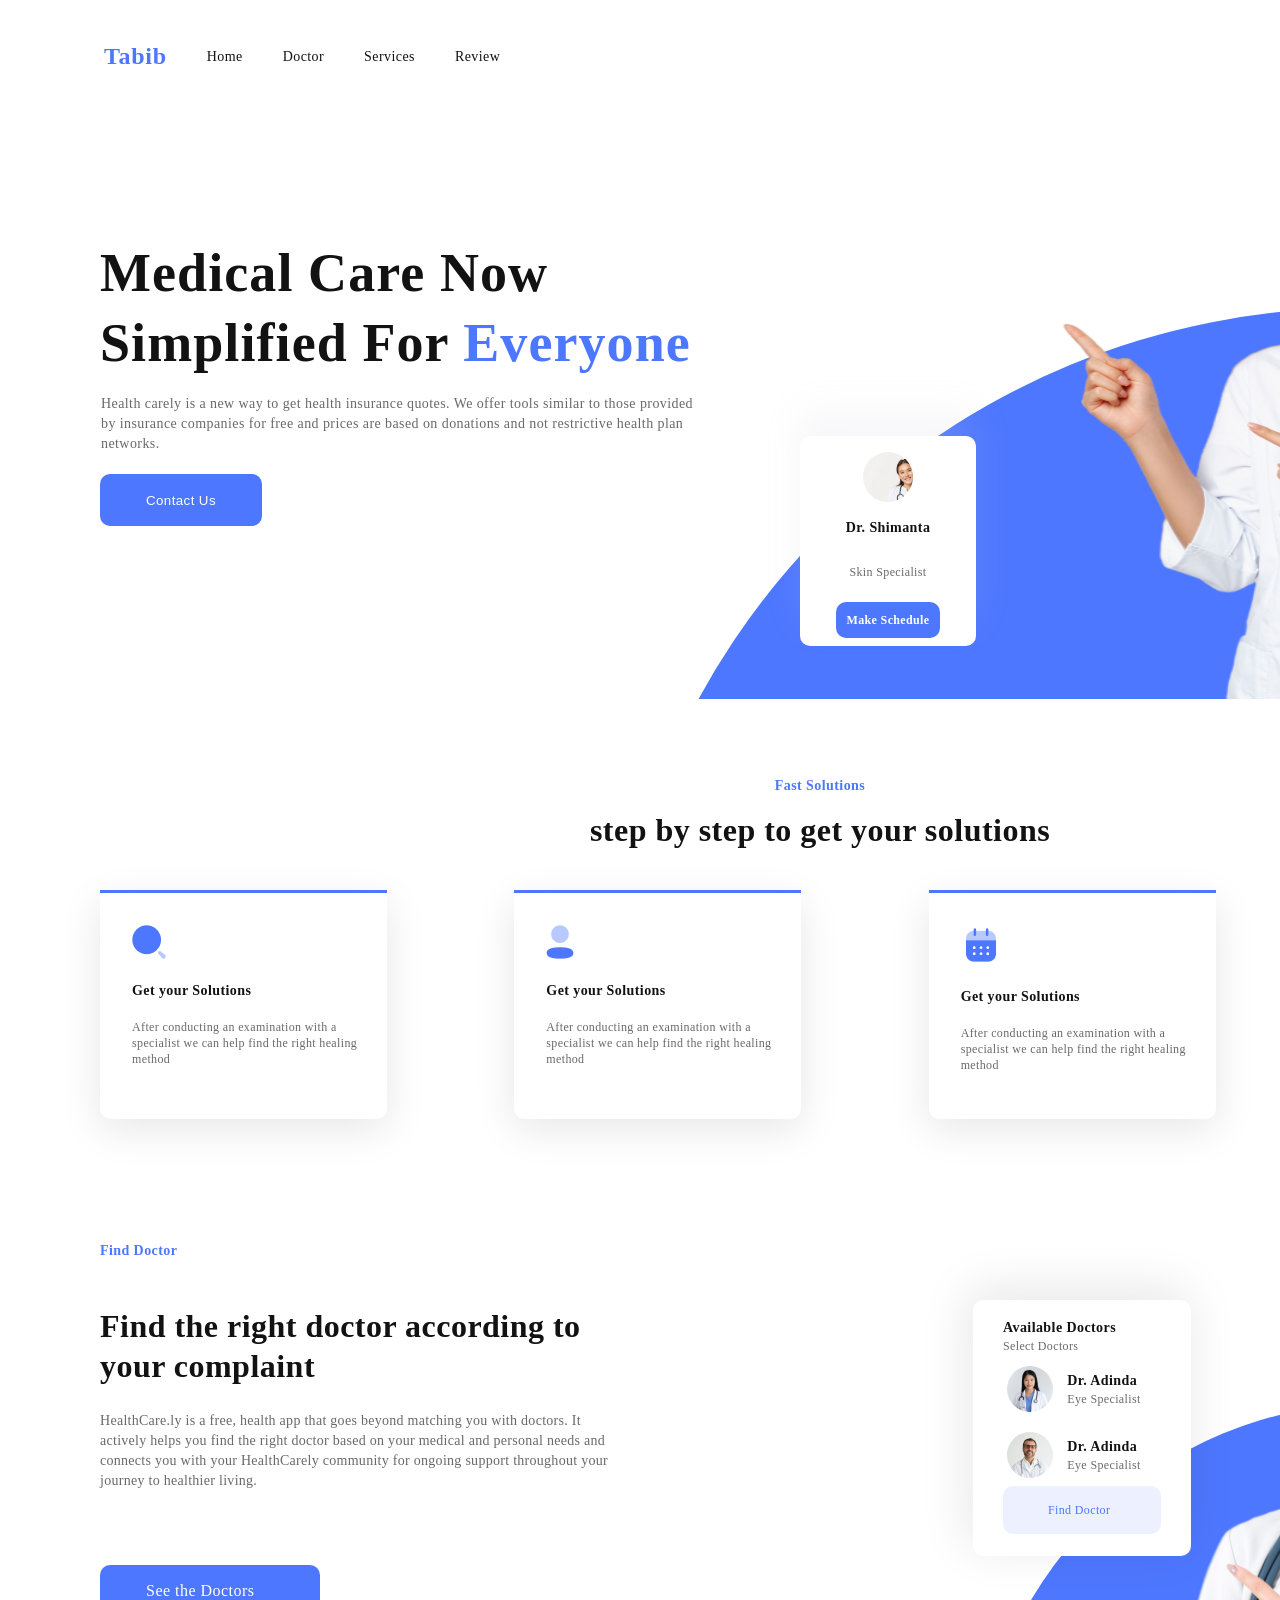
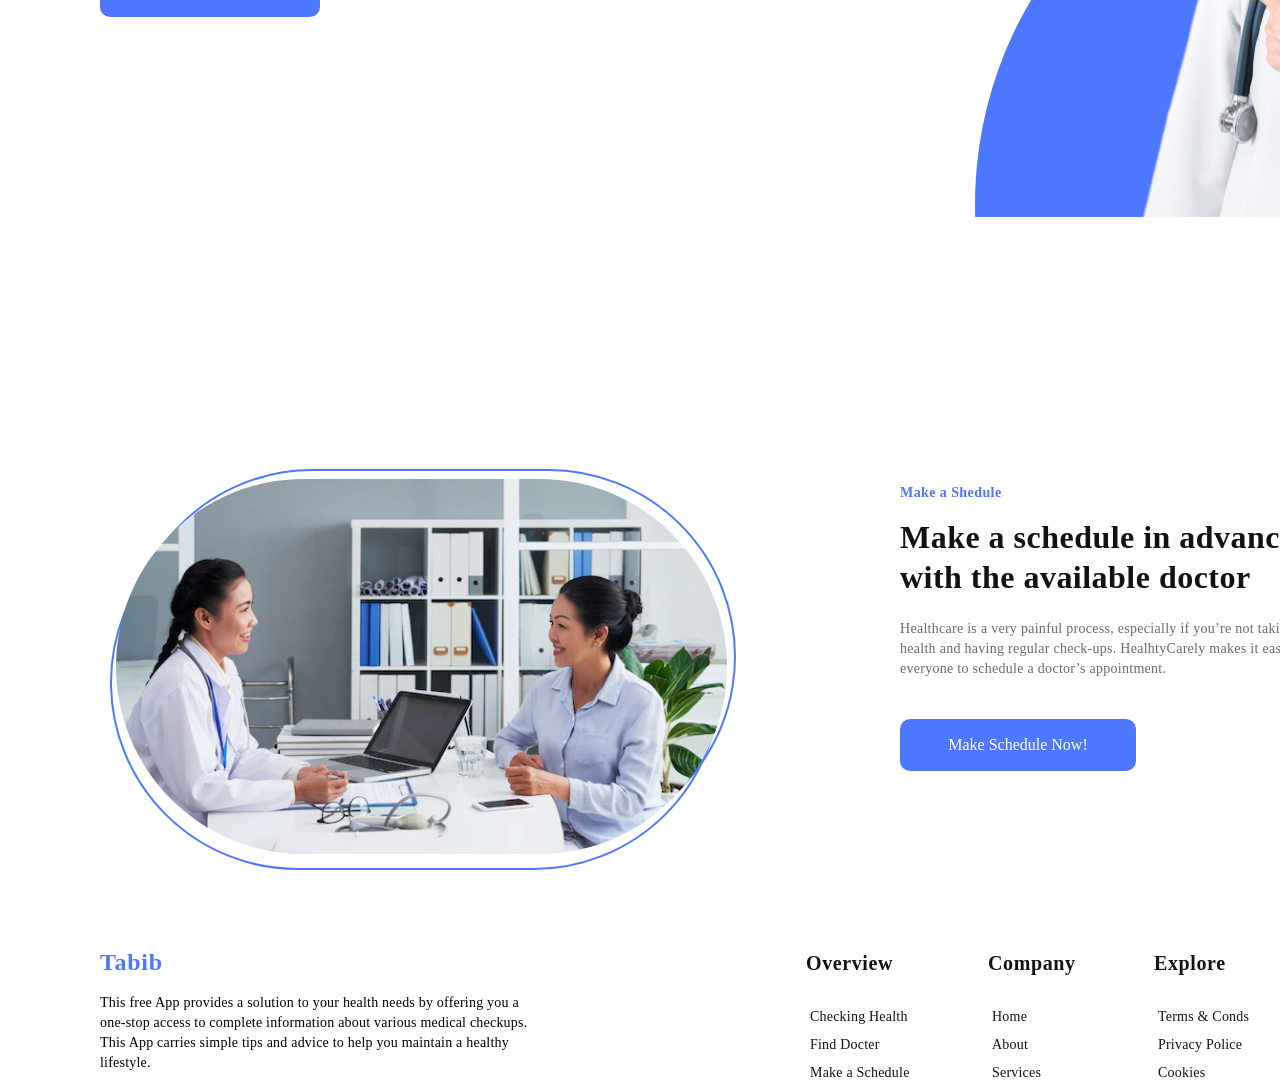
<file: index.html>
<!DOCTYPE html>
<html lang="en">
  <head>
    <meta charset="utf-8" />
    <link rel="stylesheet" type="text/css" href="static/css/main.css">
    <title>Tabib</title>
  </head>
  <body>
    <div>
        <div class="tabib__navbar">
            <div class="tabib__navbar-links">
            <div class="tabib__navbar-links_logo">
                <p>Tabib</p>
            </div>
            <div class="tabib__navbar-links_container">
                <p>
                    <a href="#home">Home</a>
                </p>
                <p>
                    <a href="#doctor">Doctor</a>
                </p>
                <p>
                    <a href="#services">Services</a>
                </p>
                <p>
                    <a href="#review">Review</a>
                </p>
            </div>
            </div>
        
            <!-- <div class="tabib__navbar-menu">
            
            </div> -->
        </div>
        <div class="tabib__header">
            
            <div class="tabib__header-contact">
                <button type="button">Contact Us</button>
            </div>
            <p class="tabib__header-wtabib">Health carely is a new way to get health insurance quotes. We offer tools similar to those
                provided by insurance companies for free and prices are based on donations and not
                restrictive health plan networks.</p>
            <p class="tabib__header-title">Medical Care Now Simplified For <span>Everyone</span></p>
            <img src="static/media/female_doctor.png" >
            <div class="tabib__header-drCardProfile">
                <div class="tabib__header-drCardProfile_pic"> 
                    <div class="tabib__header-drCardProfile_picFrame">
                        <div class="tabib__header-drCardProfile_img"></div>
                    </div>
                    
                </div>
                <div class="tabib__header-drCardProfile_name">
                    <p class="tabib__header-drCardProfile_name-id">Dr. Shimanta</p>
                    <p class="tabib__header-drCardProfile_name-speciality">Skin Specialist</p>
                </div>
                <button class="tabib__header-drCardProfile_appointement">Make Schedule</button>
            </div>
            <div class="tabib__header-eclipse"></div>
        </div>
        <div class="tabib__stepSection">
            <div class="tabib__stepSection-title">
                <p class="tabib__stepSection-title_sm">Fast Solutions</p>
                <p class="tabib__stepSection-title_lg">step by step to get your solutions</p>
            </div>
            <div class="tabib__stepSection-card_container">
                <div class="tabib__stepSection-card">
                    <div class="tabib__stepSection-card_rectangle">

                    </div>
                    <div class="tabib__stepSection-card_frame">
                        
                        <img src="static/media/search.png" />
                        <p  class="tabib__stepSection-card_frame-text2">Get your Solutions</p>
                        <p class="tabib__stepSection-card_frame-text">After conducting an examination
                            with a specialist we can help find
                            the right healing method</p>
                    </div>
                </div>
                <div class="tabib__stepSection-card">
                    <div class="tabib__stepSection-card_rectangle">

                    </div>
                    <div class="tabib__stepSection-card_frame">
                        
                        <img src="static/media/profile.png" />
                        <p  class="tabib__stepSection-card_frame-text2">Get your Solutions</p>
                        <p class="tabib__stepSection-card_frame-text">After conducting an examination
                            with a specialist we can help find
                            the right healing method</p>
                    </div>
                </div>
                <div class="tabib__stepSection-card">
                    <div class="tabib__stepSection-card_rectangle">

                    </div>
                    <div class="tabib__stepSection-card_frame">
                        
                        <img src="static/media/calendar.png" />
                        <p  class="tabib__stepSection-card_frame-text2">Get your Solutions</p>
                        <p class="tabib__stepSection-card_frame-text">After conducting an examination
                            with a specialist we can help find
                            the right healing method</p>
                    </div>
                </div>
                <div class="tabib__stepSection-card">
                    <div class="tabib__stepSection-card_rectangle">

                    </div>
                    <div class="tabib__stepSection-card_frame">
                        
                        <img src="static/media/star.png" />
                        <p  class="tabib__stepSection-card_frame-text2">Get your Solutions</p>
                        <p class="tabib__stepSection-card_frame-text">After conducting an examination
                            with a specialist we can help find
                            the right healing method</p>
                    </div>
                </div>
            </div>
        </div>
        <div class="tabib__findDoctor">
            <div class="tabib__findDoctor-text">
                <div class="tabib__findDoctor-text_header">
                    <p>Find Doctor</p>
                    <h1>Find the right doctor according
                        to your complaint</h1>
                </div>
                <p>HealthCare.ly is a free, health app that goes beyond matching you with doctors.
                    It actively helps you find the right doctor based on your medical and personal
                    needs and connects you with your HealthCarely community for ongoing
                    support throughout your journey to healthier living.</p>
                <div class="tabib__findDoctor-text_btn">
                    <p>See the Doctors</p>
                </div>
            </div>
            <div class="tabib__findDoctor-img">
                <img src="static/media/female-doctor2.png" >
                <div class="tabib__findDoctor-ellipse"></div>
                <div class="avialDoctor">    
                    <div class="avialDoctor-header">
                        <h5>Available Doctors</h5>
                        <p>Select Doctors</p>
                    </div>
                
                    <div class="avialDoctor-list">
                        <div class="avialDoctor-list_item">
                            <div class="avialDoctor-list_item1-pic">
                                <div class="avialDoctor-list_item1-pic_img"></div>
                            </div>
                            <div class="avialDoctor-list_item1-title">
                                <h5>Dr. Adinda</h5>
                                <p>Eye Specialist</p>
                            </div>
                        </div> 
                        <div class="avialDoctor-list_item">
                            <div class="avialDoctor-list_item1-pic">
                                <div class="avialDoctor-list_item1-pic_img2"></div>
                            </div>
                            <div class="avialDoctor-list_item1-title">
                                <h5>Dr. Adinda</h5>
                                <p>Eye Specialist</p>
                            </div>
                        </div> 
                    </div>
                    <div class="avialDoctor-btnFindDoctor">
                        <p>Find Doctor</p>
                    </div>
                </div>
            </div>
        </div>
        <div class="tabib__schedule">
            <div class="tabib__schedule-frame">
                <div class="tabib__schedule-img_rectangle"></div>
                <div class="tabib__schedule-img_rectangle2"></div>
                <div class="tabib__schedule-img"></div>
            </div>
            <div class="tabib__schedule-body">
                <div class="tabib__schedule-body_header">
                    <p>Make a Shedule</p>
                    <h1>Make a schedule in advance
                        with the available doctor</h1>
                </div>
                <p>Healthcare is a very painful process, especially if you’re not taking care
                    of your health and having regular check-ups. HealhtyCarely makes it
                    easier for everyone to schedule a doctor’s appointment.</p>
                    <button class="tabib__schedule-body_button">
                        Make Schedule Now!
                    </button>
            </div>
        </div>  
        <div class="tabib__footer section__padding">
            <div class="tabib__footer-heading">
                <h3>Tabib</h3>
                <p>This free App provides a solution to your health needs by offering
                    you a one-stop access to complete information about various
                    medical checkups. This App carries simple tips and advice to
                    help you maintain a healthy lifestyle.</p>
            </div>
            <div class="tabib__footer-links">
                <div class="tabib__footer-links_overview">
                    <h4>Overview</h4>
                    <p>Checking Health</p>
                    <p>Find Docter</p>
                    <p>Make a Schedule</p>
                </div>
                <div class="tabib__footer-links_company">
                    <h4>Company</h4>
                    <p>Home</p>
                    <p>About</p>
                    <p>Services</p>
                </div>
                <div class="tabib__footer-links_explore">
                    <h4>Explore</h4>
                    <p>Terms & Conds</p>
                    <p>Privacy Police</p>
                    <p>Cookies</p>
                </div>
                <div class="tabib__footer-links_socialMedia">
                    <h4>Social Media</h4>
                    <div class="tabib__footer-links_socialMedia-icons">
                        <img src="static/media/fb.png" />
                        <img src="static/media/insta.png" />
                        <img src="static/media/twiter.png" />
                    </div>
                </div>
            </div>
        </div>
  </body>
</html>
</file>
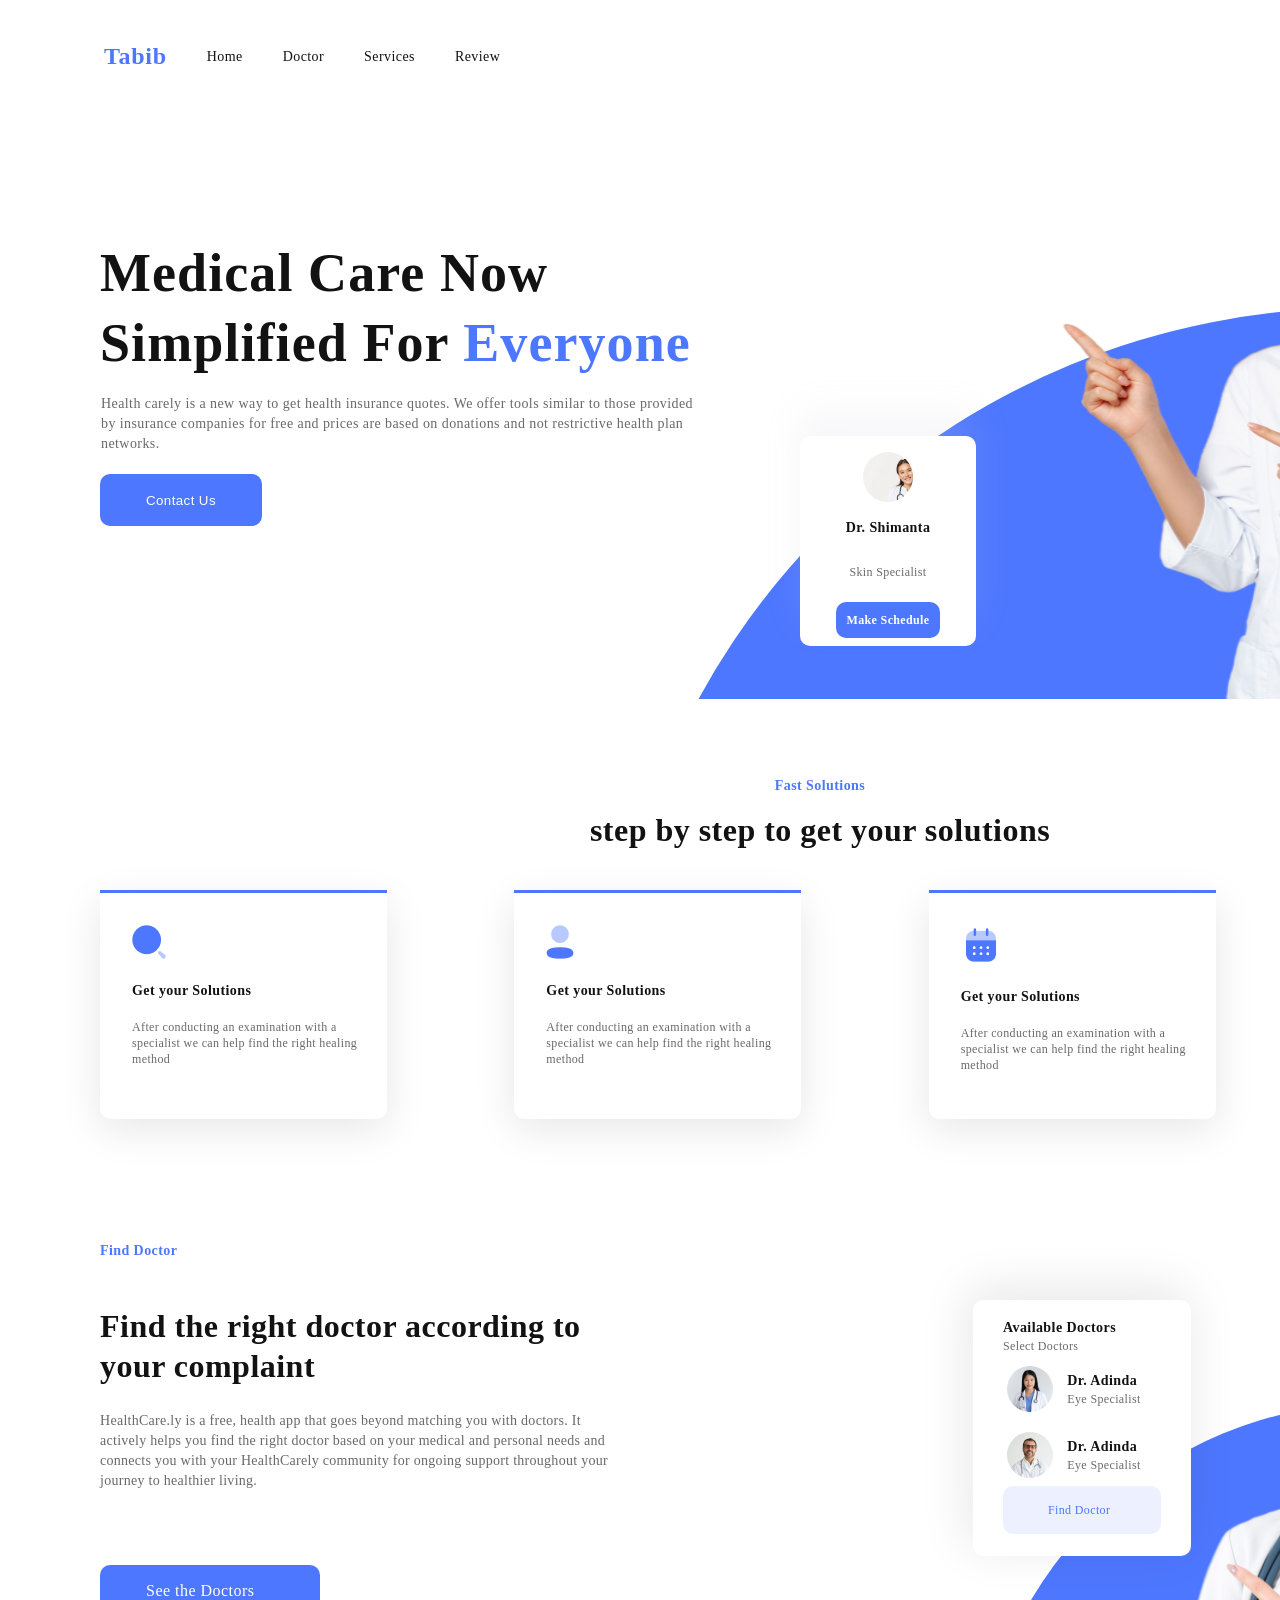
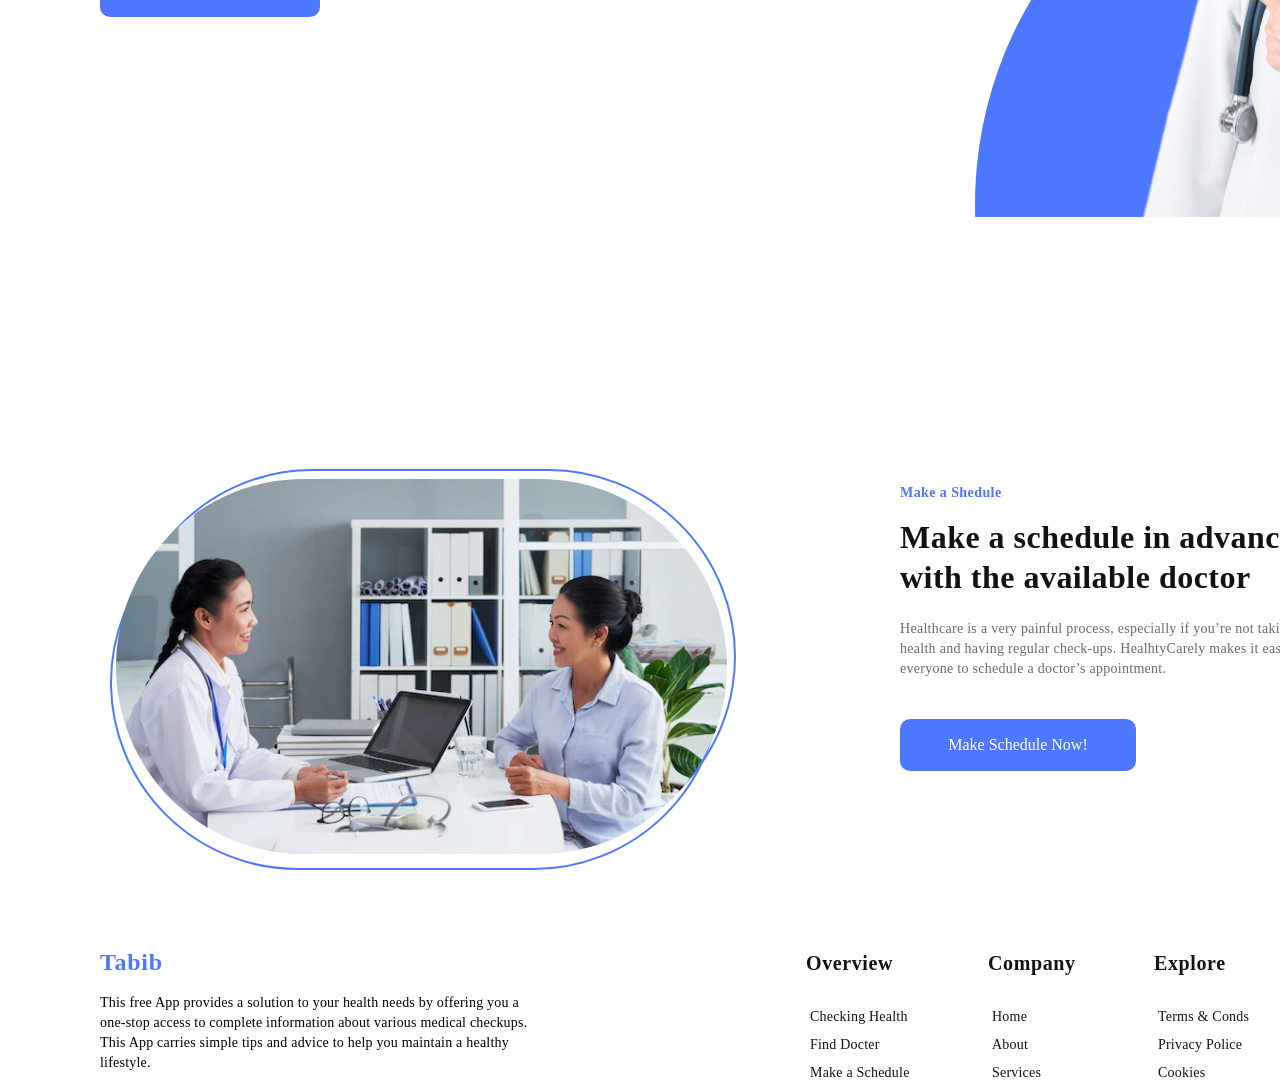
<file: templates/index.html>
<!DOCTYPE html>
<html lang="en">
  <head>
    <meta charset="utf-8" />
    <link rel="stylesheet" type="text/css" href="../static/css/main.css">
    <title>Tabib</title>
  </head>
  <body>
    <div>
        <div class="tabib__navbar">
            <div class="tabib__navbar-links">
            <div class="tabib__navbar-links_logo">
                <p>Tabib</p>
            </div>
            <div class="tabib__navbar-links_container">
                <p>
                    <a href="#home">Home</a>
                </p>
                <p>
                    <a href="#doctor">Doctor</a>
                </p>
                <p>
                    <a href="#services">Services</a>
                </p>
                <p>
                    <a href="#review">Review</a>
                </p>
            </div>
            </div>
        
            <!-- <div class="tabib__navbar-menu">
            
            </div> -->
        </div>
        <div class="tabib__header">
            
            <div class="tabib__header-contact">
                <button type="button">Contact Us</button>
            </div>
            <p class="tabib__header-wtabib">Health carely is a new way to get health insurance quotes. We offer tools similar to those
                provided by insurance companies for free and prices are based on donations and not
                restrictive health plan networks.</p>
            <p class="tabib__header-title">Medical Care Now Simplified For <span>Everyone</span></p>
            <img src="../static/media/female_doctor.png" >
            <div class="tabib__header-drCardProfile">
                <div class="tabib__header-drCardProfile_pic"> 
                    <div class="tabib__header-drCardProfile_picFrame">
                        <div class="tabib__header-drCardProfile_img"></div>
                    </div>
                    
                </div>
                <div class="tabib__header-drCardProfile_name">
                    <p class="tabib__header-drCardProfile_name-id">Dr. Shimanta</p>
                    <p class="tabib__header-drCardProfile_name-speciality">Skin Specialist</p>
                </div>
                <button class="tabib__header-drCardProfile_appointement">Make Schedule</button>
            </div>
            <div class="tabib__header-eclipse"></div>
        </div>
        <div class="tabib__stepSection">
            <div class="tabib__stepSection-title">
                <p class="tabib__stepSection-title_sm">Fast Solutions</p>
                <p class="tabib__stepSection-title_lg">step by step to get your solutions</p>
            </div>
            <div class="tabib__stepSection-card_container">
                <div class="tabib__stepSection-card">
                    <div class="tabib__stepSection-card_rectangle">

                    </div>
                    <div class="tabib__stepSection-card_frame">
                        
                        <img src="../static/media/search.png" />
                        <p  class="tabib__stepSection-card_frame-text2">Get your Solutions</p>
                        <p class="tabib__stepSection-card_frame-text">After conducting an examination
                            with a specialist we can help find
                            the right healing method</p>
                    </div>
                </div>
                <div class="tabib__stepSection-card">
                    <div class="tabib__stepSection-card_rectangle">

                    </div>
                    <div class="tabib__stepSection-card_frame">
                        
                        <img src="../static/media/profile.png" />
                        <p  class="tabib__stepSection-card_frame-text2">Get your Solutions</p>
                        <p class="tabib__stepSection-card_frame-text">After conducting an examination
                            with a specialist we can help find
                            the right healing method</p>
                    </div>
                </div>
                <div class="tabib__stepSection-card">
                    <div class="tabib__stepSection-card_rectangle">

                    </div>
                    <div class="tabib__stepSection-card_frame">
                        
                        <img src="../static/media/calendar.png" />
                        <p  class="tabib__stepSection-card_frame-text2">Get your Solutions</p>
                        <p class="tabib__stepSection-card_frame-text">After conducting an examination
                            with a specialist we can help find
                            the right healing method</p>
                    </div>
                </div>
                <div class="tabib__stepSection-card">
                    <div class="tabib__stepSection-card_rectangle">

                    </div>
                    <div class="tabib__stepSection-card_frame">
                        
                        <img src="../static/media/star.png" />
                        <p  class="tabib__stepSection-card_frame-text2">Get your Solutions</p>
                        <p class="tabib__stepSection-card_frame-text">After conducting an examination
                            with a specialist we can help find
                            the right healing method</p>
                    </div>
                </div>
            </div>
        </div>
        <div class="tabib__findDoctor">
            <div class="tabib__findDoctor-text">
                <div class="tabib__findDoctor-text_header">
                    <p>Find Doctor</p>
                    <h1>Find the right doctor according
                        to your complaint</h1>
                </div>
                <p>HealthCare.ly is a free, health app that goes beyond matching you with doctors.
                    It actively helps you find the right doctor based on your medical and personal
                    needs and connects you with your HealthCarely community for ongoing
                    support throughout your journey to healthier living.</p>
                <div class="tabib__findDoctor-text_btn">
                    <p>See the Doctors</p>
                </div>
            </div>
            <div class="tabib__findDoctor-img">
                <img src="../static/media/female-doctor2.png" >
                <div class="tabib__findDoctor-ellipse"></div>
                <div class="avialDoctor">    
                    <div class="avialDoctor-header">
                        <h5>Available Doctors</h5>
                        <p>Select Doctors</p>
                    </div>
                
                    <div class="avialDoctor-list">
                        <div class="avialDoctor-list_item">
                            <div class="avialDoctor-list_item1-pic">
                                <div class="avialDoctor-list_item1-pic_img"></div>
                            </div>
                            <div class="avialDoctor-list_item1-title">
                                <h5>Dr. Adinda</h5>
                                <p>Eye Specialist</p>
                            </div>
                        </div> 
                        <div class="avialDoctor-list_item">
                            <div class="avialDoctor-list_item1-pic">
                                <div class="avialDoctor-list_item1-pic_img2"></div>
                            </div>
                            <div class="avialDoctor-list_item1-title">
                                <h5>Dr. Adinda</h5>
                                <p>Eye Specialist</p>
                            </div>
                        </div> 
                    </div>
                    <div class="avialDoctor-btnFindDoctor">
                        <p>Find Doctor</p>
                    </div>
                </div>
            </div>
        </div>
        <div class="tabib__schedule">
            <div class="tabib__schedule-frame">
                <div class="tabib__schedule-img_rectangle"></div>
                <div class="tabib__schedule-img_rectangle2"></div>
                <div class="tabib__schedule-img"></div>
            </div>
            <div class="tabib__schedule-body">
                <div class="tabib__schedule-body_header">
                    <p>Make a Shedule</p>
                    <h1>Make a schedule in advance
                        with the available doctor</h1>
                </div>
                <p>Healthcare is a very painful process, especially if you’re not taking care
                    of your health and having regular check-ups. HealhtyCarely makes it
                    easier for everyone to schedule a doctor’s appointment.</p>
                    <button class="tabib__schedule-body_button">
                        Make Schedule Now!
                    </button>
            </div>
        </div>  
        <div class="tabib__footer section__padding">
            <div class="tabib__footer-heading">
                <h3>Tabib</h3>
                <p>This free App provides a solution to your health needs by offering
                    you a one-stop access to complete information about various
                    medical checkups. This App carries simple tips and advice to
                    help you maintain a healthy lifestyle.</p>
            </div>
            <div class="tabib__footer-links">
                <div class="tabib__footer-links_overview">
                    <h4>Overview</h4>
                    <p>Checking Health</p>
                    <p>Find Docter</p>
                    <p>Make a Schedule</p>
                </div>
                <div class="tabib__footer-links_company">
                    <h4>Company</h4>
                    <p>Home</p>
                    <p>About</p>
                    <p>Services</p>
                </div>
                <div class="tabib__footer-links_explore">
                    <h4>Explore</h4>
                    <p>Terms & Conds</p>
                    <p>Privacy Police</p>
                    <p>Cookies</p>
                </div>
                <div class="tabib__footer-links_socialMedia">
                    <h4>Social Media</h4>
                    <div class="tabib__footer-links_socialMedia-icons">
                        <img src="../static/media/fb.png" />
                        <img src="../static/media/insta.png" />
                        <img src="../static/media/twiter.png" />
                    </div>
                </div>
            </div>
        </div>
  </body>
</html>
</file>
<file: static/css/main.css>
a{
    text-decoration: unset;
}

.section__padding{
    padding: 4rem 6rem;
  }

.tabib__navbar{
    display: flex;
    flex-direction: row;
    justify-content: space-between;
    align-items: center;
    padding: 2rem 6rem;    
}

.tabib__navbar-links{
    display: flex;
    flex-direction: row;
    justify-content: center;
    align-items: center;
    padding: 0px;
    gap: 40px;
    height: 33px;
}

.tabib__navbar-links_logo p{
    font-family: 'Manrope';
    font-style: normal;
    font-weight: 700;
    font-size: 24px;
    line-height: 33px;
    letter-spacing: 0.03em;
    color: #4D77FF;
}

.tabib__navbar-links_container{
    display: flex;
    flex-direction: row;
    justify-content: center;
    align-items: flex-start;
    padding: 0px;
    gap: 40px;
}

.tabib__navbar-links_container p a{
    color: #121212;
    font-family: 'Manrope';
    font-style: normal;
    font-weight: 500;
    font-size: 14px;
    line-height: 20px;
    letter-spacing: 0.03em;
}

.tabib__navbar-contact{
    display: flex;
    flex-direction: row;
    justify-content: center;
    align-items: center;
    padding: 0px;
    gap: 20px;
}

.tabib__navbar-contact button{
  
padding: 12px 22px;
color: #FFFFFF;
background: #4D77FF;
border-radius: 10px;
border: none;
font-family: 'Manrope';
font-style: normal;
font-weight: 500;
font-size: 14px;
letter-spacing: 0.03em;
}
.tabib__header-contact button{
    position: absolute;
    width: 162px;
    height: 52px;
    left: 100px;
    top: 474px;
    background: #4D77FF;
    border-radius: 10px;
    letter-spacing: 0.03em;
    color: #FFFFFF;
    border: none;
}

.tabib__header-wtabib{
    position: absolute;
    width: 601px;
    height: 60px;
    left: 101px;
    top: 380px;
    font-family: 'Manrope';
    font-style: normal;
    font-weight: 400;
    font-size: 14px;
    line-height: 20px;
    letter-spacing: 0.03em;
    color: #696969;
}

.tabib__header-title{
    position: absolute;
width: 634px;
height: 140px;
left: 100px;
top: 184px;

font-family: 'Manrope';
font-style: normal;
font-weight: 700;
font-size: 54px;
line-height: 70px;
/* or 130% */

letter-spacing: 0.02em;

/* Black */

color: #121212;
}

.tabib__header-title span{
    color: #4D77FF;
}
.tabib__header img{
    position: absolute;
width: 885px;
height: 590px;
left: 52rem;
top: 109px;
}

.tabib__header-drCardProfile{
    display: flex;
flex-direction: column;
justify-content: center;
align-items: center;
padding: 16px;
gap: 10px;

position: absolute;
width: 144px;
height: 178px;
left: 50rem;
top: 436px;

/* White */

background: #FFFFFF;
box-shadow: 0px -24px 34px rgba(199, 201, 217, 0.15);
border-radius: 10px;
}

.tabib__header-drCardProfile_profile{
    width: 50px;
height: 50px;
}

.tabib__header-drCardProfile_pic{
    width: 50px;
height: 50px;


/* Inside auto layout */

flex: none;
order: 0;
flex-grow: 0;
}

.tabib__header-drCardProfile_imgf{

    position: absolute;
    width: 92px;
    height: 102px;
    left: 26px;
    top: 16px;

background: url(../media/drCard.png);
}

.tabib__header-drCardProfile_picFrame{

    box-sizing: border-box;

    position: absolute;
    width: 50px;
    height: 50px;
    top: 16px;
    border-radius: 50px;
    background: url(../media/drCard.png);
}

.tabib__header-drCardProfile_name{
    display: flex;
flex-direction: column;
justify-content: center;
align-items: center;
padding: 0px;


}

.tabib__header-drCardProfile_name-id{
    font-family: 'Manrope';
font-style: normal;
font-weight: 700;
font-size: 14px;
line-height: 20px;
/* identical to box height, or 143% */

letter-spacing: 0.03em;

/* Black */

color: #121212;

}

.tabib__header-drCardProfile_name-speciality{
    font-family: 'Manrope';
font-style: normal;
font-weight: 400;
font-size: 12px;
line-height: 16px;
/* identical to box height, or 133% */

letter-spacing: 0.03em;

/* Grey */

color: #696969;

}

.tabib__header-drCardProfile_appointement{
    display: flex;
flex-direction: row;
align-items: flex-start;
padding: 10px;
border: none;
/* Primary */

background: #4D77FF;
border-radius: 10px;


font-family: 'Manrope';
font-style: normal;
font-weight: 600;
font-size: 12px;
line-height: 16px;
/* identical to box height, or 133% */

letter-spacing: 0.03em;

/* White */

color: #FFFFFF;

}

.tabib__header-eclipse{
    position: absolute;
    width: 1500px;
    height: 1500px;
    left: 607px;
    top: 308px;
    
    /* Primary */
    
    background: #4D77FF;
border-radius: 48rem;
z-index:-1;

}
.tabib__header{
    position: absolute;
    width: 1700px;
    height: 699px;
    left: 0px;
    top: 0px;
    overflow: hidden;
}

/* Step Section */
.tabib__stepSection{
    position: absolute;
    width: 1530px;
    height: 350px;
    left: 100px;
    top: 762px;

}

.tabib__stepSection-title{

    display: flex;
    flex-direction: column;
    align-items: center;
    padding: 0px;
    position: absolute;
    width: 530px;
    /* height: 70px; */
    left: 455px;
  
}

.tabib__stepSection-title_sm{

    
    font-family: 'Manrope';
    font-style: normal;
    font-weight: 700;
    font-size: 14px;
    line-height: 20px;
    /* identical to box height, or 143% */
    
    letter-spacing: 0.03em;
    
    /* Primary */
    
    color: #4D77FF;
}
.tabib__stepSection-title_lg{


font-family: 'Manrope';
font-style: normal;
font-weight: 700;
font-size: 32px;
line-height: 40px;
/* identical to box height, or 125% */

letter-spacing: 0.015em;

/* Black */

color: #121212;
margin-top: 0;

}

.tabib__stepSection-card_rectangle{
width: 287px;
height: 3px;
left: 1051px;
top: 122px;

background: #4D77FF;
transform: matrix(1, 0, 0, -1, 0, 0);
}

.tabib__stepSection-card_frame{
 
height: 226px;
 
background: #FFFFFF;
box-shadow: 0px 10px 40px rgba(18, 18, 18, 0.1);
border-radius: 0px 0px 10px 10px;
}

.tabib__stepSection-card_frame-text{

font-family: 'Manrope';
font-style: normal;
font-weight: 400;
font-size: 12px;
line-height: 16px;
margin-left: 2rem;

letter-spacing: 0.03em;

color: #696969;
}

.tabib__stepSection-card_frame img{
  
left: 13.94%;
right: 72.13%;
top: 22.12%;
bottom: 60.18%;
margin: 2rem 0rem 0rem 2rem;
}

.tabib__stepSection-card_frame-text2{

font-family: 'Manrope';
font-style: normal;
font-weight: 700;
font-size: 14px;
line-height: 28px;

letter-spacing: 0.03em;

margin-left: 2rem;
color: #121212;
}
.tabib__stepSection-card_container{

    display: flex;
    flex-direction: row;
    justify-content: space-between;
    align-items: center;
    
    margin: 8rem 0 2rem;

}

.tabib__stepSection-card{

  width: 287px;
  height: 229px;
  left: 1051px;
  top: 920px;

}

/* Find Doctor */
.tabib__findDoctor{
    position: absolute;
width: 1700px;
height: 670px;
left: 0px;
top: 1147px;
overflow: hidden;
}

/* .avialDoctor{

padding: 18px 30px;


position: absolute;
width: 202px;
height: 256px;
left: 764px;
top: 116px;

background: #FFFFFF;
box-shadow: -4px -10px 50px rgba(18, 18, 18, 0.1);
border-radius: 10px;
} */

.avialDoctor {
    /* position: absolute; */
    padding: 18px 30px;
    position: absolute;
    width: 158px;
    height: 220px;
    left: 973px;
    top: 153px;
    background: #FFFFFF;
    box-shadow: -4px -10px 50px rgb(18 18 18 / 10%);
    border-radius: 10px;
    /* z-index: 10;*/
}

.avialDoctor-header{


flex: none;
order: 0;
flex-grow: 0;
}
.avialDoctor-header h5{
    font-family: 'Manrope';
font-style: normal;
font-weight: 700;
font-size: 14px;
line-height: 20px;
margin: 0 0;
letter-spacing: 0.03em;

color: #121212;
}
.avialDoctor-header p{
    font-family: 'Manrope';
font-style: normal;
font-weight: 400;
font-size: 12px;
line-height: 16px;
margin-top: 0;
padding-top: 0;
letter-spacing: 0.03em;

/* Grey */

color: #696969;
}

.avialDoctor-list{
    display: flex;
flex-direction: column;
align-items: flex-start;
padding: 0px;
gap: 20px;

width: 142px;
height: 120px;
}
.avialDoctor-list_item{
display: flex;
flex-direction: row;
justify-content: center;
align-items: center;
padding: 0px;
gap: 14px;

width: 142px;
height: 46px;
}

.avialDoctor-list_item1-pic{
    width: 46px;
    height: 46px;
}

.avialDoctor-list_item1-pic_img{

width: 46px;
height: 46px;
left: -23px;
top: -2px;
border-radius: 30px;
background: url(../media/image2.png) repeat 0 0;
}

.avialDoctor-list_item1-pic_img2{

    width: 46px;
    height: 46px;
    left: -23px;
    top: -2px;
    border-radius: 30px;
    background: url(../media/image3.png) repeat 0 0;
    }

.avialDoctor-list_item1-title h5{
    font-family: 'Manrope';
font-style: normal;
font-weight: 700;
font-size: 14px;
line-height: 20px;
/* identical to box height, or 143% */

letter-spacing: 0.03em;

/* Black */

color: #121212;
margin:0;
padding:0;
}

.avialDoctor-list_item1-title p{
    font-family: 'Manrope';
font-style: normal;
font-weight: 400;
font-size: 12px;
line-height: 16px;
/* identical to box height, or 133% */

letter-spacing: 0.03em;

/* Grey */

color: #696969;
margin:0;
padding:0;
}
.avialDoctor-list_item1-title{
display: flex;
flex-direction: column;
align-items: flex-start;
padding: 0px;

}

.tabib__findDoctor img{
    position: absolute;
width: 516px;
height: 609px;
left: 68rem;
top: 115px;
}

.tabib__findDoctor-ellipse{
width: 803px;
height: 803px;
left: 975px;
top: 256px;

background: #4D77FF;
border-radius: 48rem;
z-index:-1;
position: absolute;
}

.avialDoctor-btnFindDoctor{
    display: flex;
flex-direction: row;
justify-content: center;
align-items: center;
padding: 8px;
gap: 10px;

width: 142px;
height: 32px;

background: #EDF1FF;
border-radius: 10px;
flex: none;
order: 2;
flex-grow: 0;
}

.avialDoctor-btnFindDoctor p{
    width: 68px;
height: 16px;

font-family: 'Manrope';
font-style: normal;
font-weight: 500;
font-size: 12px;
line-height: 16px;
/* identical to box height, or 133% */

letter-spacing: 0.03em;

/* Primary */

color: #4D77FF;
}

.tabib__findDoctor-text{
    display: flex;
flex-direction: column;
align-items: flex-start;
padding: 0px;
gap: 60px;

position: absolute;
width: 531px;
height: 382px;
left: 100px;
top: 80px;
}
.tabib__findDoctor-text_header{
    display: flex;
flex-direction: column;
align-items: flex-start;
padding: 0px;
gap: 10px;

width: 493px;
height: 110px;
}
.tabib__findDoctor-text .tabib__findDoctor-text_header p{
    width: 82px;
height: 20px;

font-family: 'Manrope';
font-style: normal;
font-weight: 700;
font-size: 14px;
line-height: 20px;
/* identical to box height, or 143% */

letter-spacing: 0.03em;

/* Primary */

color: #4D77FF;
}

.tabib__findDoctor-text_header h1{
    width: 493px;
height: 80px;

font-family: 'Manrope';
font-style: normal;
font-weight: 700;
font-size: 32px;
line-height: 40px;
/* or 125% */

letter-spacing: 0.015em;

/* Black */

color: #121212;

}

.tabib__findDoctor-text p{
    width: 531px;
height: 80px;

font-family: 'Manrope';
font-style: normal;
font-weight: 400;
font-size: 14px;
line-height: 20px;
/* or 143% */

letter-spacing: 0.02em;

/* Grey */

color: #696969;
}

.tabib__findDoctor-text_btn{
    display: flex;
flex-direction: row;
justify-content: center;
align-items: center;
padding: 0px 10px;
gap: 10px;

width: 200px;
height: 52px;

/* Primary */

background: #4D77FF;
border-radius: 10px;
}

.tabib__findDoctor-text_btn p{
    width: 128px;
height: 20px;

font-family: 'Manrope';
font-style: normal;
font-weight: 500;
font-size: 16px;
line-height: 20px;
/* identical to box height, or 125% */

letter-spacing: 0.03em;

/* White */

color: #FFFFFF;
}

/* tabib__schedule */

.tabib__schedule{
/* width: 1159px;
height: 401px;
left: 102px;
top: 2069px; */
width: 100%;
display: flex;
justify-content: space-between;
flex-direction: row;
}

.tabib__schedule-frame{
    /* position: absolute;
width: 1159px;
height: 401px;
left: 102px;
top: 1965px;
overflow: hidden;
display: grid; */
width: 1159px;
height: 401px;
flex: 1;
display: flex;
justify-content: flex-start;
align-items: flex-start;
flex-direction: column;

text-align: left;
margin-right: 5rem;
}

.tabib__schedule-img{
    position: absolute;
    width: 611px;
    height: 375px;
    margin-left: 108px;
    top: 2079px;
    
    background: #C4C4C4;
    border-radius: 1000px;

background: url(../media/image4.png) repeat 0 0;

grid-column: 1;
grid-row: 1;
}

.tabib__schedule-img_rectangle{
    position: absolute;
    box-sizing: border-box;
    width: 611px;
    height: 375px;
    margin-left: 102px;
    top: 2095px;



border: 2px solid #4D77FF;
border-radius: 1000px;
grid-column: 1;
grid-row: 1;
}

.tabib__schedule-img_rectangle2{
    position: absolute;
    box-sizing: border-box;
    width: 611px;
    height: 375px;
    margin-left: 117px;
    top: 2069px;
    
    /* Primary */
    
    border: 2px solid #4D77FF;
    border-radius: 1000px;
    grid-column: 1;
grid-row: 1;
}

.tabib__schedule-body{
    display: flex;
flex-direction: column;
align-items: flex-start;
padding: 0px;
gap: 26px;

position: absolute;
width: 472px;
height: 362px;
left: 900px;
top: 2069px; 
flex: 1.5;

}
.tabib__schedule-body_header{
    display: flex;
flex-direction: column;
align-items: flex-start;
padding: 0px;

width: 441px;
height: 110px;


/* Inside auto layout */

flex: none;
order: 0;
flex-grow: 0;
}

.tabib__schedule-body .tabib__schedule-body_header p{
    width: 112px;
height: 20px;

font-family: 'Manrope';
font-style: normal;
font-weight: 700;
font-size: 14px;
line-height: 20px;
/* identical to box height, or 143% */

letter-spacing: 0.03em;

/* Primary */

color: #4D77FF;
}

.tabib__schedule-body_header h1{
    width: 441px;
height: 80px;
margin-top: 0;
font-family: 'Manrope';
font-style: normal;
font-weight: 700;
font-size: 32px;
line-height: 40px;
/* or 125% */

letter-spacing: 0.015em;

/* Black */

color: #121212;


/* Inside auto layout */

flex: none;
order: 1;
flex-grow: 0;
}

.tabib__schedule-body p{
    width: 472px;
height: 60px;

font-family: 'Manrope';
font-style: normal;
font-weight: 400;
font-size: 14px;
line-height: 20px;
/* or 143% */

letter-spacing: 0.02em;

/* Grey */

color: #696969;
}

.tabib__schedule-body_button{
    display: flex;
flex-direction: row;
justify-content: center;
align-items: center;
padding: 16px 36px;
gap: 10px;

width: 236px;
height: 52px;

/* Primary */

background: #4D77FF;
color: #FFFFFF;
font-family: 'Manrope';
font-style: normal;
font-weight: 500;
font-size: 16px;
line-height: 20px;
border-radius: 10px;
border: none;
}

/* Footer */

.tabib__footer{
    display: flex;
flex-direction: row;
align-items: flex-start;
padding: 0px;


position: absolute;
width: 1353px;
height: 125px;
left: 100px;
top: 2522px;
justify-content: space-between;
}

.tabib__footer-heading{
    display: flex;
flex-direction: column;
align-items: flex-start;
padding: 0px;
width: 429px;
height: 125px;
}

.tabib__footer-heading h3{
    width: 175px;
height: 33px;

font-family: 'Manrope';
font-style: normal;
font-weight: 700;
font-size: 24px;
line-height: 33px;
margin-bottom: 0;
letter-spacing: 0.03em;
color: #4D77FF;;
}

.tabib__footer-heading p{
    font-family: 'Manrope';
font-style: normal;
font-weight: 400;
font-size: 14px;
line-height: 20px;
/* or 143% */

letter-spacing: 0.015em;
}
.tabib__footer-links{
    display: flex;
flex-direction: row;
align-items: flex-start;
padding: 0px;
gap: 70px;

width: 647px;
height: 124px;
}

.tabib__footer-links_overview{
    display: flex;
flex-direction: column;
align-items: flex-start;
padding: 0px;
width: 112px;
height: 124px;
}

.tabib__footer-links_overview h4, .tabib__footer-links_company h4, .tabib__footer-links_explore h4, .tabib__footer-links_socialMedia h4{
    font-family: 'Manrope';
font-style: normal;
font-weight: 700;
font-size: 20px;
line-height: 28px;
/* identical to box height, or 140% */

letter-spacing: 0.03em;

/* Black */

color: #121212;
}

.tabib__footer-links_overview p, .tabib__footer-links_company p, .tabib__footer-links_explore p{ 
    font-family: 'Manrope';
font-style: normal;
font-weight: 400;
font-size: 14px;
line-height: 20px;
/* identical to box height, or 143% */

letter-spacing: 0.015em;

/* Black */

color: #121212;
margin: 4px;
}

.tabib__footer-links_company{
    display: flex;
    flex-direction: column;
    align-items: flex-start;
    padding: 0px;

    width: 96px;
    height: 124px;
}

.tabib__footer-links_explore{
    display: flex;
flex-direction: column;
align-items: flex-start;
padding: 0px;
width: 100px;
height: 124px;
}

.tabib__footer-links_socialMedia{
    display: flex;
flex-direction: column;
align-items: flex-start;
padding: 0px;
gap: 16px;

width: 129px;
height: 68px;
}

.tabib__footer-links_socialMedia-icons{
    display: flex;
flex-direction: row;
align-items: flex-start;
padding: 0px;
gap: 10px;

width: 92px;
height: 24px;
}





@media screen and (max-width: 1250px) {
    .tabib__header{
        width: 1290px;
    }
    .tabib__header-eclipse {
        position: absolute;
        width: 1100px;
    }
    .tabib__header img {
        width: 685px;
        height: 390px;
        left: 39rem;
        top: 313px;
    }
    .tabib__header-eclipse {
        left: 30rem;
        top: 432px;
    }
    .tabib__header-drCardProfile_picFrame {
        top: 3px;
    }
    .tabib__header-drCardProfile {
    
        padding: 6px;
        width: 112px;
        height: 131px;
        left: 38rem;
        top: 33rem;
    }
    .tabib__header-drCardProfile_name-speciality {
    margin: 0;
    }
    .tabib__header-drCardProfile_name-id {
        font-size: 12px;
        line-height: 2px;
    }
    .tabib__header-drCardProfile_appointement {
        padding: 4px;
        border-radius: 4px;
        font-size: 11px;
        line-height: 14px;
    }
    .tabib__stepSection {
        width: 1194px;
        left: 31px;
    }
    .tabib__findDoctor {
        width: 1250px;
    }
    .tabib__findDoctor img {
        width: 416px;
        height: 509px;
        left: 50rem;
    }
    .avialDoctor {
        width: 145px;
        height: 205px;
        left: 41rem;
    }
    .tabib__findDoctor-ellipse {
        top: 233px;
        left: 41rem;
    }

    .tabib__schedule-img {
        width: 511px;
    }
    .tabib__schedule-img_rectangle2 {
        width: 511px;
    }
    .tabib__schedule-img_rectangle {
        width: 511px;
    }
    .tabib__schedule-body {
        left: 45rem;
    }

    .tabib__footer {
        width: 1093px;
    }
}

@media screen and (max-width: 850px) {
    .tabib__navbar {
        padding: 2rem 2rem;
    }

    .tabib__header{
        width: 100%;

    }
    .tabib__header-title {
        top: 70px;
        width: 80%;
        font-weight: 700;
        font-size: 48px;
        line-height: 47px;
        letter-spacing: 0.01em;
        left: 3rem;
    }
    .tabib__header-wtabib {
        top: 220px;
        font-size: 16px;
        line-height: 18px;
        letter-spacing: 0.03em;
    width: 80%;
    left: 3rem;

    }
    .tabib__header-contact button {
        top: 320px;
        left: 3rem;
    }
    .tabib__header-eclipse {
        position: absolute;
        width: 1100px;
    }
    .tabib__header img {
        width: 384px;
        height: 290px;
        left: 30rem;
        top: 412px;
    }
    .tabib__header-eclipse {
        left: 21rem;
        border-radius: 34rem;
        height: 930px;
        top: 493px;
        width: 100%;
    }
    .tabib__header-drCardProfile_picFrame {
        top: 3px;
    }
    .tabib__header-drCardProfile {
        padding: 6px;
    width: 98px;
    height: 124px;
    left: 29rem;
    top: 34rem;
    border-radius: 6px;
    }
    .tabib__stepSection-title {
        left: -15px;
    }
    .tabib__stepSection-card_container {
        display: flex;
        flex-wrap: unset;
    gap: 2rem;
    width: 100%;
    }
    .tabib__stepSection-card_frame {
        height: 100%;
    }

    .tabib__header-drCardProfile_name-speciality {
    margin: 0;
    }
    .tabib__header-drCardProfile_name-id {
        font-size: 12px;
        line-height: 2px;
    }
    .tabib__header-drCardProfile_appointement {
        padding: 4px;
        border-radius: 4px;
        font-size: 11px;
        line-height: 14px;
    }
    .tabib__stepSection {
        width: 80%;
        left: 31px;
    }
    .tabib__stepSection-card_rectangle {
        width: 100%;
    }
    .tabib__stepSection-card {
        width: 44%;
        height: 100%;
    }
    .tabib__findDoctor {
        width: 100%;
        left: -68px;
    top: 1108px;
    height: 940px;
    }
    .tabib__findDoctor-img{
        display: flex;
    left: 7rem;
    position: absolute;
    }
    .tabib__findDoctor-text p {
        width: 469px;
    }
    .tabib__findDoctor-text_btn {
        width: 112px;
    }
    .tabib__findDoctor img {
        width: 416px;
        height: 509px;
        left: 13rem;
        top: 32rem;
    }
    .avialDoctor {
        width: 145px;
        height: 205px;
        left: 6rem;
        top: 33rem;
    }
    .tabib__findDoctor-ellipse {
        top: 40rem;
        left: 8rem;
        width: 603px;
        height: 603px;
    }
    /* Schedule */
    .tabib__schedule {
        margin-top: 0rem;
        flex-direction: column;
    }
    .tabib__schedule-frame{
        width: 500px;
    }
    .tabib__schedule-img {
        width: 486px;
        position: relative;
        margin-left: 12px;
       
    }
    .tabib__schedule-img_rectangle2 {
        width: 486px;
        position: absolute;
        top: 136rem;
        margin-left: 12px;
    }
    .tabib__schedule-img_rectangle {
        width: 486px;
        position: absolute;
        top: 137rem;
        margin-left: 12px;
    }
    .tabib__schedule-body {
        left: 2rem;
        position: relative;
        top: 2109px;
    }

    .tabib__footer {
        width: 100%;
        top: 2918px;
        left: 2rem;
        flex-direction: column;
        gap: 0rem;
    }
    .tabib__footer-heading{
        gap: unset;
        width: 100%;
    }
    .tabib__footer-links {
        gap: 6rem;
        width: 100%;
    }
}

@media screen and (max-width: 550px) {
    .tabib__navbar {
        padding: 2rem 2rem;
    }

    .tabib__header{
        width: 550px;

    }
    .tabib__header-title {
        top: 70px;
        width: 418px;
        font-weight: 400;
        font-size: 37px;
        line-height: 47px;
        letter-spacing: 0.01em;
        left: 3rem;
    }
    .tabib__header-wtabib {
        top: 220px;
        font-size: 13px;
        line-height: 18px;
        letter-spacing: 0.03em;
    width: 400px;
    left: 3rem;

    }
    .tabib__header-contact button {
        top: 305px;
        left: 3rem;
    }
    .tabib__header-eclipse {
        position: absolute;
        width: 1100px;
    }
    .tabib__header img {
        width: 384px;
        height: 290px;
        left: 5rem;
        top: 412px;
    }
    .tabib__header-eclipse {
        left: 1rem;
        border-radius: 34rem;
        height: 751px;
        top: 493px;
        width: 638px;
    }
    .tabib__header-drCardProfile_picFrame {
        top: 3px;
    }
    .tabib__header-drCardProfile {
        padding: 6px;
    width: 98px;
    height: 124px;
    left: 4rem;
    top: 34rem;
    border-radius: 6px;
    }
    .tabib__stepSection-title {
        left: -15px;
    }
    .tabib__stepSection-card_container {
        display: flex;
        flex-wrap: wrap;
    }
    .tabib__header-drCardProfile_name-speciality {
    margin: 0;
    }
    .tabib__header-drCardProfile_name-id {
        font-size: 12px;
        line-height: 2px;
    }
    .tabib__header-drCardProfile_appointement {
        padding: 4px;
        border-radius: 4px;
        font-size: 11px;
        line-height: 14px;
    }
    .tabib__stepSection {
        width: 475px;
        left: 31px;
    }
    .tabib__stepSection-card_rectangle {
        width: 100%;
    }
    .tabib__stepSection-card {
        width: 44%;
    }
    .tabib__findDoctor {
        width: 600px;
        left: -68px;
    top: 1290px;
    height: 940px;
    }
    .tabib__findDoctor-text p {
        width: 469px;
    }
    .tabib__findDoctor-text_btn {
        width: 112px;
    }
    .tabib__findDoctor img {
        width: 416px;
        height: 509px;
        left: 13rem;
        top: 32rem;
    }
    .avialDoctor {
        width: 145px;
        height: 205px;
        left: 6rem;
        top: 33rem;
    }
    .tabib__findDoctor-ellipse {
        top: 40rem;
        left: 8rem;
        width: 603px;
        height: 603px;
    }
    /* Schedule */
    .tabib__schedule {
        margin-top: 6rem;
        flex-direction: column;
    }
    .tabib__schedule-frame{
        width: 500px;
    }
    .tabib__schedule-img {
        width: 486px;
        position: relative;
        margin-left: 12px;
       
    }
    .tabib__schedule-img_rectangle2 {
        width: 486px;
        position: absolute;
        top: 142rem;
        margin-left: 12px;
    }
    .tabib__schedule-img_rectangle {
        width: 486px;
        position: absolute;
        top: 143rem;
        margin-left: 12px;
    }
    .tabib__schedule-body {
        left: 2rem;
        position: relative;
        top: 2109px;
    }

    .tabib__footer {
        width: 500px;
        top: 3000px;
        left: 2rem;
        flex-direction: column;
        gap: 3rem;
    }
    .tabib__footer-heading{
        gap: unset;
    }
    .tabib__footer-links {
        gap: 1rem;
        width: 500px;
    }
}
</file>
